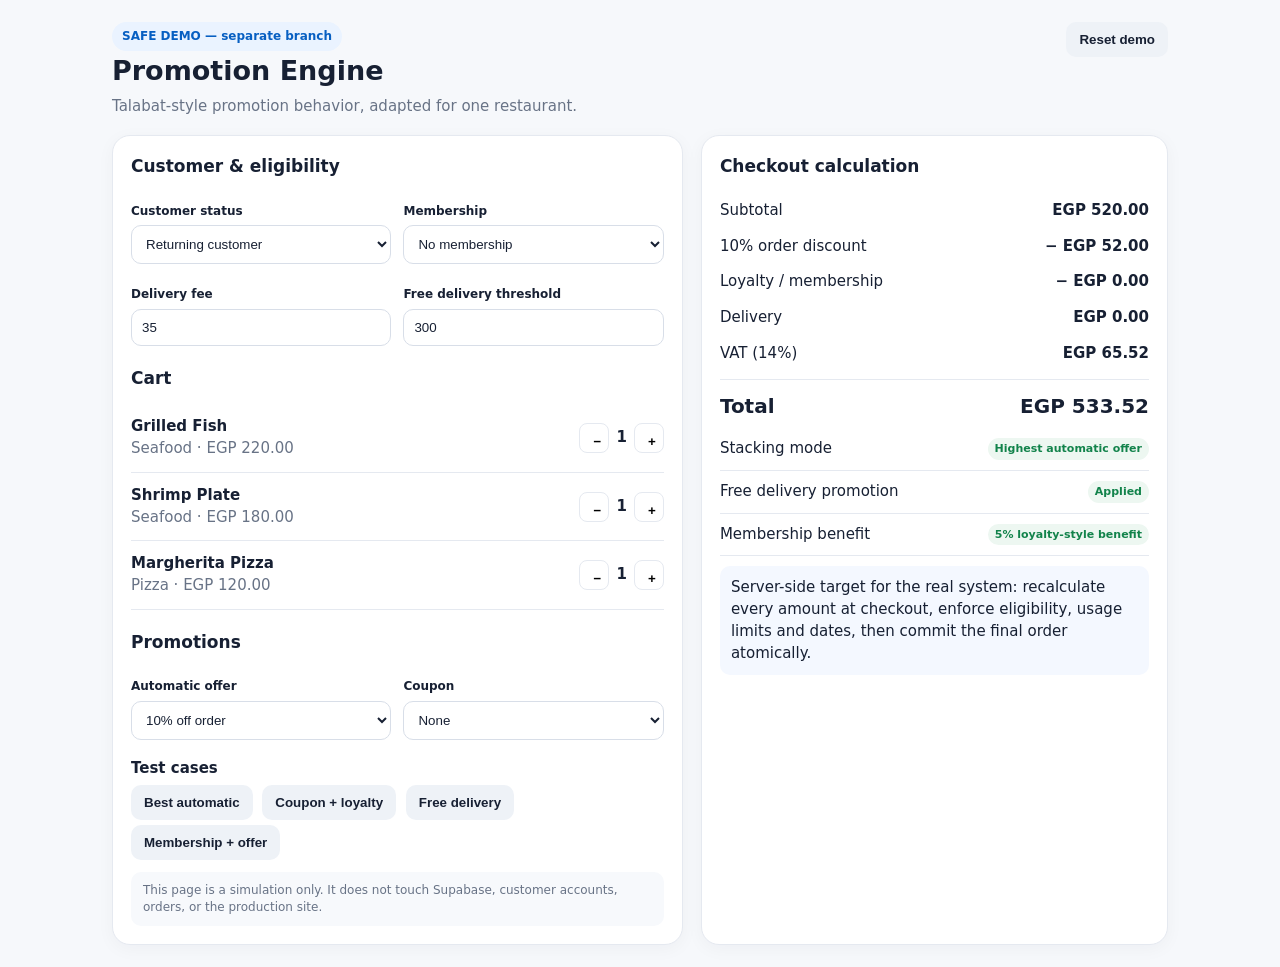
<file: discount-demo.html>
<!doctype html>
<html lang="en">
<head>
<meta charset="utf-8">
<meta name="viewport" content="width=device-width,initial-scale=1">
<title>Promotion Engine Demo — Aquarium</title>
<style>
:root{--bg:#f6f8fb;--card:#fff;--ink:#172033;--muted:#687386;--line:#e5e9f0;--accent:#0b7cff;--good:#12834b;--warn:#a15c00}
*{box-sizing:border-box}body{margin:0;background:var(--bg);color:var(--ink);font:15px/1.45 Inter,system-ui,sans-serif}
.wrap{max-width:1100px;margin:auto;padding:22px}.hero{display:flex;justify-content:space-between;gap:16px;align-items:flex-start;margin-bottom:18px}
h1{margin:0 0 5px;font-size:27px}.muted{color:var(--muted)}.pill{display:inline-flex;padding:6px 10px;border-radius:999px;background:#eaf3ff;color:#075fc2;font-weight:700;font-size:12px}
.grid{display:grid;grid-template-columns:1.1fr .9fr;gap:18px}.card{background:var(--card);border:1px solid var(--line);border-radius:18px;padding:18px;box-shadow:0 4px 18px #1720330a}
h2{font-size:17px;margin:0 0 14px}.row{display:flex;justify-content:space-between;gap:10px;align-items:center;padding:10px 0;border-bottom:1px solid var(--line)}.row:last-child{border-bottom:0}
input,select{width:100%;border:1px solid #d8dee8;border-radius:10px;padding:10px;background:#fff;color:var(--ink)}label{display:block;font-size:12px;font-weight:700;margin:10px 0 5px}
.controls{display:grid;grid-template-columns:1fr 1fr;gap:12px}.wide{grid-column:1/-1}
.item{display:grid;grid-template-columns:1fr auto;gap:10px;align-items:center;padding:12px 0;border-bottom:1px solid var(--line)}.qty{display:flex;align-items:center;gap:7px}.qty button{border:1px solid var(--line);background:#fff;border-radius:8px;width:30px;height:30px}
button{cursor:pointer;border:0;border-radius:10px;padding:10px 13px;font-weight:700}.primary{background:var(--accent);color:#fff}.ghost{background:#eef2f7;color:var(--ink)}.success{background:#e8f7ef;color:var(--good)}
.summary .line{display:flex;justify-content:space-between;padding:7px 0}.summary .total{font-size:20px;font-weight:800;border-top:1px solid var(--line);margin-top:7px;padding-top:12px}
.badge{font-size:11px;padding:3px 7px;border-radius:999px;background:#edf7f1;color:var(--good);font-weight:800}.off{background:#f3f4f6;color:#697386}
.note{margin-top:12px;padding:10px 12px;border-radius:10px;background:#f7f9fc;color:var(--muted);font-size:12px}
.scenario{margin-top:18px}.scenario button{margin:5px 5px 0 0}.result{margin-top:10px;padding:11px;border-radius:10px;background:#f4f8ff}
@media(max-width:800px){.grid{grid-template-columns:1fr}.controls{grid-template-columns:1fr}.hero{display:block}}
</style>
</head>
<body>
<div class="wrap">
  <div class="hero">
    <div><span class="pill">SAFE DEMO — separate branch</span><h1>Promotion Engine</h1><div class="muted">Talabat-style promotion behavior, adapted for one restaurant.</div></div>
    <button class="ghost" onclick="resetDemo()">Reset demo</button>
  </div>
  <div class="grid">
    <section class="card">
      <h2>Customer & eligibility</h2>
      <div class="controls">
        <div><label>Customer status</label><select id="customer" onchange="render()"><option value="new">New customer</option><option value="returning" selected>Returning customer</option></select></div>
        <div><label>Membership</label><select id="pro" onchange="render()"><option value="none" selected>No membership</option><option value="pro">Restaurant Pro</option></select></div>
        <div><label>Delivery fee</label><input id="fee" type="number" value="35" min="0" step="1" oninput="render()"></div>
        <div><label>Free delivery threshold</label><input id="freeAbove" type="number" value="300" min="0" step="1" oninput="render()"></div>
      </div>

      <h2 style="margin-top:20px">Cart</h2>
      <div id="cart"></div>

      <h2 style="margin-top:20px">Promotions</h2>
      <div class="controls">
        <div><label>Automatic offer</label><select id="auto" onchange="render()">
          <option value="none">None</option><option value="global10" selected>10% off order</option>
          <option value="cat20">20% off Seafood category</option><option value="item50">50 EGP off Shrimp</option>
        </select></div>
        <div><label>Coupon</label><select id="coupon" onchange="render()">
          <option value="none" selected>None</option><option value="SAVE15">SAVE15 — 15% off, min 250</option>
          <option value="NEW100">NEW100 — 100 EGP off, first order</option>
        </select></div>
      </div>
      <div class="scenario">
        <b>Test cases</b><br>
        <button class="ghost" onclick="caseBestAuto()">Best automatic</button>
        <button class="ghost" onclick="caseCoupon()">Coupon + loyalty</button>
        <button class="ghost" onclick="caseFreeDelivery()">Free delivery</button>
        <button class="ghost" onclick="caseMembership()">Membership + offer</button>
      </div>
      <div class="note">This page is a simulation only. It does not touch Supabase, customer accounts, orders, or the production site.</div>
    </section>

    <aside class="card summary">
      <h2>Checkout calculation</h2>
      <div id="summary"></div>
      <div class="row"><span>Stacking mode</span><span id="stack" class="badge"></span></div>
      <div class="row"><span>Free delivery promotion</span><span id="fd" class="badge"></span></div>
      <div class="row"><span>Membership benefit</span><span id="member" class="badge"></span></div>
      <div class="result" id="explain"></div>
    </aside>
  </div>
</div>
<script>
const products=[
 {id:'fish',name:'Grilled Fish',cat:'Seafood',price:220,qty:1},
 {id:'shrimp',name:'Shrimp Plate',cat:'Seafood',price:180,qty:1},
 {id:'pizza',name:'Margherita Pizza',cat:'Pizza',price:120,qty:1}
];
function money(n){return new Intl.NumberFormat('en-EG',{style:'currency',currency:'EGP',maximumFractionDigits:2}).format(n)}
function subtotal(){return products.reduce((s,p)=>s+p.price*p.qty,0)}
function calc(){
 const sub=subtotal(), auto=document.getElementById('auto').value, coupon=document.getElementById('coupon').value;
 const customer=document.getElementById('customer').value, pro=document.getElementById('pro').value;
 let candidates=[];
 if(auto==='global10') candidates.push({label:'10% order discount',amount:sub*.10});
 if(auto==='cat20') candidates.push({label:'20% Seafood discount',amount:products.filter(p=>p.cat==='Seafood').reduce((s,p)=>s+p.price*p.qty,0)*.20});
 if(auto==='item50') candidates.push({label:'50 EGP Shrimp offer',amount:Math.min(50,products.find(p=>p.id==='shrimp').price)});
 let selected=candidates.sort((a,b)=>b.amount-a.amount)[0]||{label:'No automatic offer',amount:0};
 let couponData=null;
 if(coupon==='SAVE15' && sub>=250) couponData={label:'SAVE15',amount:sub*.15};
 if(coupon==='NEW100' && customer==='new') couponData={label:'NEW100',amount:Math.min(100,sub)};
 // In this demo explicit coupon replaces automatic order discount, matching our current engine's non-stacking behavior.
 let discount=couponData||selected;
 let loyalty=pro==='pro'?Math.min(30,Math.max(sub-discount.amount,0)*.05):0;
 const threshold=+document.getElementById('freeAbove').value||0;
 let fee=+document.getElementById('fee').value||0;
 const freeDelivery=pro==='pro' || (threshold>0 && sub>=threshold);
 if(freeDelivery) fee=0;
 const net=Math.max(sub-discount.amount-loyalty,0);
 const vat=Math.round(net*.14*100)/100;
 const total=Math.round((net+fee+vat)*100)/100;
 return {sub,discount,loyalty,fee,vat,total,freeDelivery,pro,couponData,selected};
}
function render(){
 document.getElementById('cart').innerHTML=products.map(p=>'<div class="item"><div><b>'+p.name+'</b><div class="muted">'+p.cat+' · '+money(p.price)+'</div></div><div class="qty"><button onclick="change(\''+p.id+'\',-1)">−</button><b>'+p.qty+'</b><button onclick="change(\''+p.id+'\',1)">+</button></div></div>').join('');
 const c=calc(), s=document.getElementById('summary');
 s.innerHTML='<div class="line"><span>Subtotal</span><b>'+money(c.sub)+'</b></div>'+
 '<div class="line"><span>'+c.discount.label+'</span><b>− '+money(c.discount.amount)+'</b></div>'+
 '<div class="line"><span>Loyalty / membership</span><b>− '+money(c.loyalty)+'</b></div>'+
 '<div class="line"><span>Delivery</span><b>'+money(c.fee)+'</b></div>'+
 '<div class="line"><span>VAT (14%)</span><b>'+money(c.vat)+'</b></div>'+
 '<div class="line total"><span>Total</span><b>'+money(c.total)+'</b></div>';
 document.getElementById('stack').textContent=c.couponData?'Coupon replaces auto offer':'Highest automatic offer';
 document.getElementById('fd').textContent=c.freeDelivery?'Applied':'Not applied';
 document.getElementById('fd').className='badge '+(c.freeDelivery?'':'off');
 document.getElementById('member').textContent=c.pro?'5% loyalty-style benefit':'None';
 document.getElementById('member').className='badge '+(c.pro?'':'off');
 document.getElementById('explain').textContent=
 'Server-side target for the real system: recalculate every amount at checkout, enforce eligibility, usage limits and dates, then commit the final order atomically.';
}
function change(id,d){const p=products.find(x=>x.id===id);p.qty=Math.max(1,Math.min(5,p.qty+d));render()}
function setv(id,v){document.getElementById(id).value=v}
function caseBestAuto(){setv('auto','cat20');setv('coupon','none');setv('customer','returning');setv('pro','none');render()}
function caseCoupon(){setv('auto','global10');setv('coupon','SAVE15');setv('customer','returning');setv('pro','none');render()}
function caseFreeDelivery(){setv('auto','global10');setv('coupon','none');setv('customer','returning');setv('pro','none');setv('freeAbove','300');products[0].qty=2;render()}
function caseMembership(){setv('auto','cat20');setv('coupon','none');setv('customer','returning');setv('pro','pro');render()}
function resetDemo(){products.forEach(p=>p.qty=1);setv('auto','global10');setv('coupon','none');setv('customer','returning');setv('pro','none');setv('fee',35);setv('freeAbove',300);render()}
render();
</script>
</body>
</html>
</file>
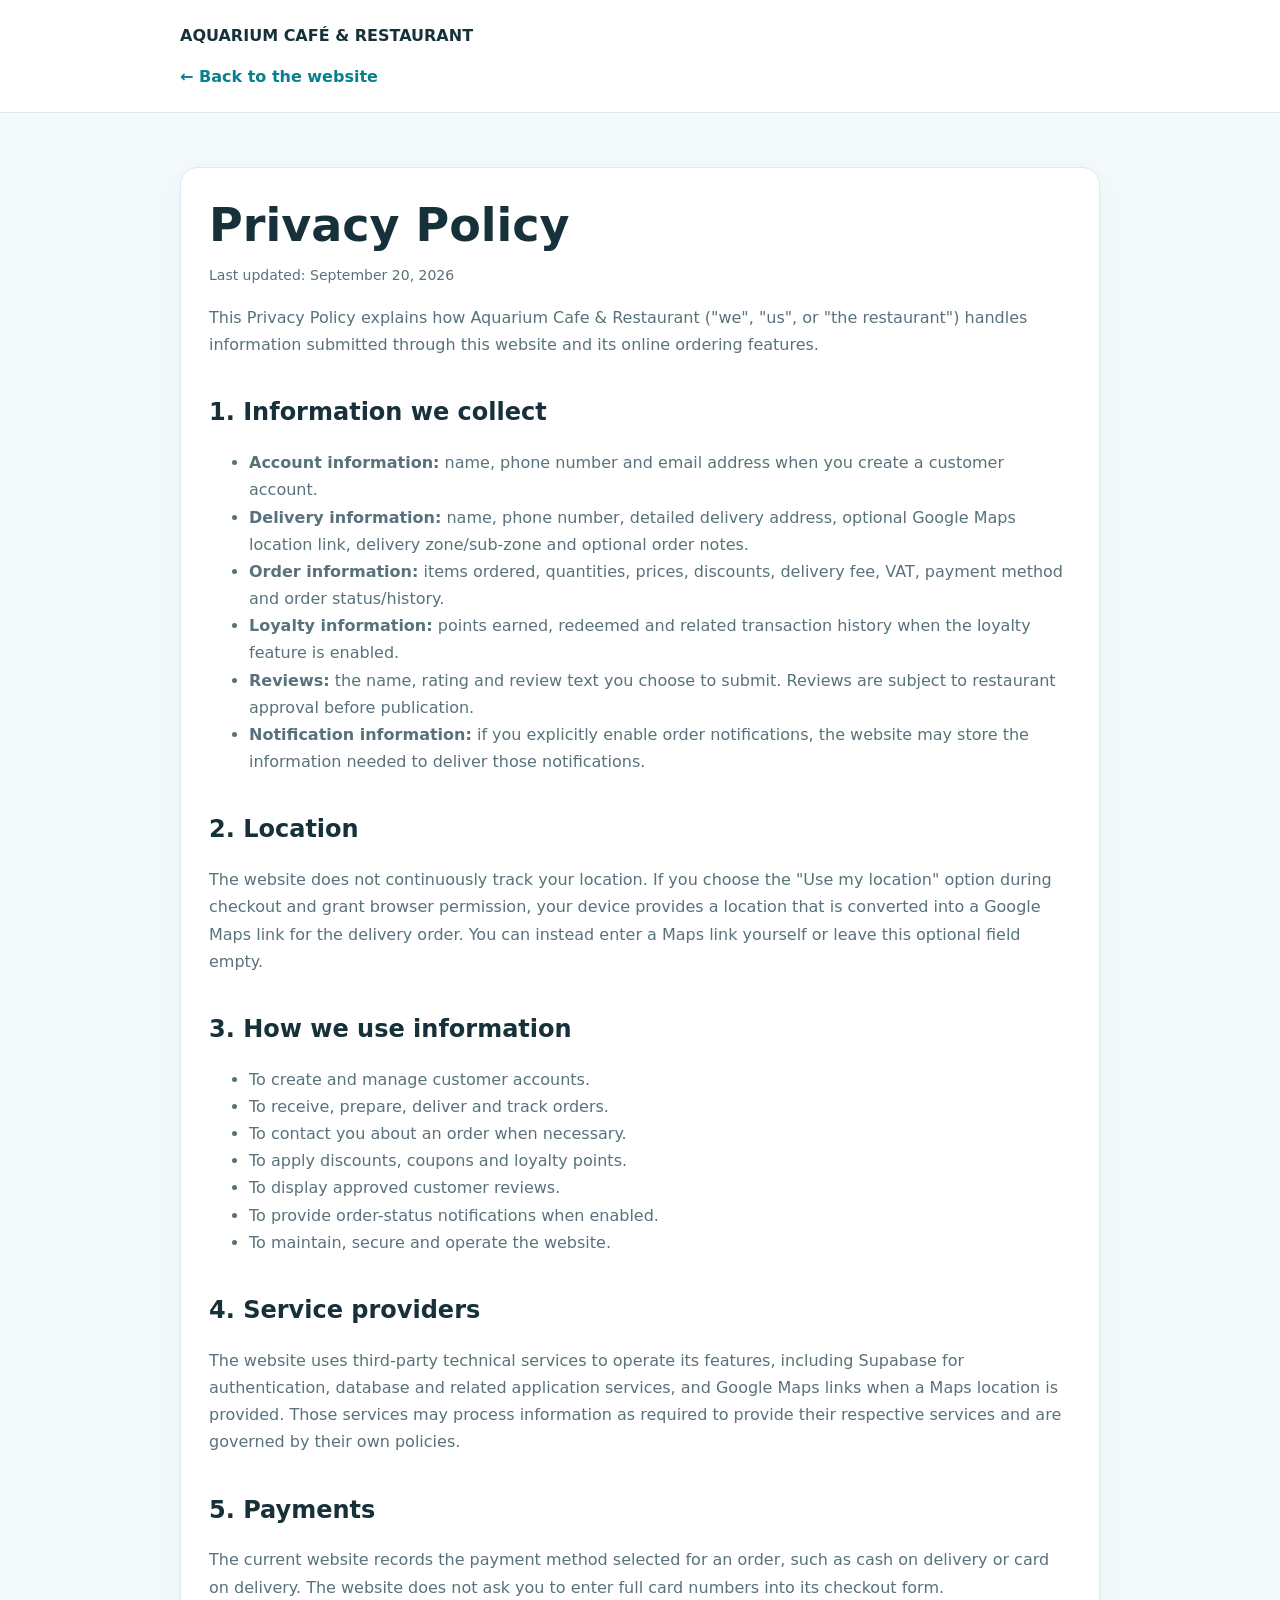
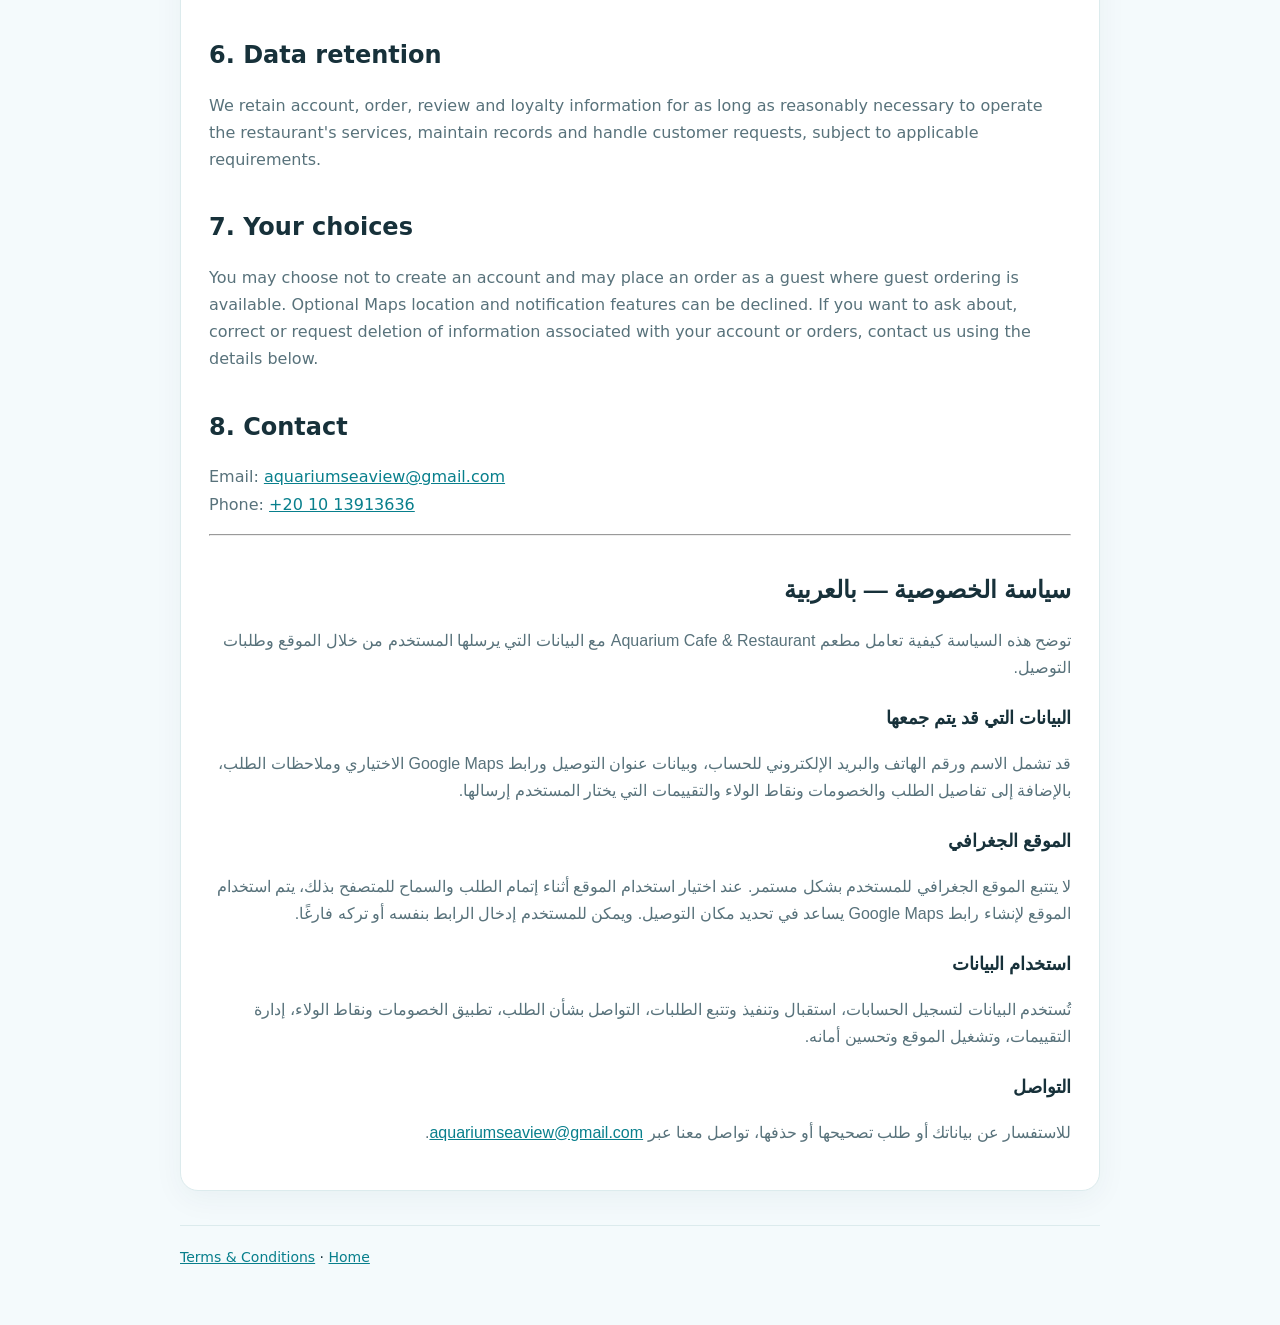
<file: customer/privacy-policy.html>
<!DOCTYPE html>
<html lang="en" dir="ltr">
<head>
  <meta charset="UTF-8">
  <meta name="viewport" content="width=device-width, initial-scale=1.0">
  <meta name="robots" content="index,follow">
  <link rel="canonical" href="https://aquarium-cafe-and-restaurant.vercel.app/privacy-policy.html">
  <title>Privacy Policy — Aquarium Cafe &amp; Restaurant</title>
  <meta name="description" content="Privacy Policy for Aquarium Cafe & Restaurant, covering customer accounts, delivery orders, reviews, loyalty, notifications and location features.">
  <style>
    :root{--bg:#f4fafc;--card:#fff;--text:#17313a;--muted:#58727b;--accent:#087f8c;--border:#dcebed}
    *{box-sizing:border-box}body{margin:0;background:var(--bg);color:var(--text);font-family:Inter,system-ui,-apple-system,Segoe UI,sans-serif;line-height:1.7}
    .wrap{width:min(920px,calc(100% - 32px));margin:0 auto;padding:32px 0 56px}
    header{background:#fff;border-bottom:1px solid var(--border);padding:22px 0}
    header .wrap{padding:0;width:min(920px,calc(100% - 32px))}
    a{color:var(--accent)}h1{margin:.2rem 0 .4rem;font-size:clamp(30px,6vw,46px);line-height:1.1}
    h2{margin:34px 0 10px;font-size:24px}h3{margin:22px 0 8px;font-size:18px}
    p,li{color:var(--muted)}.card{background:var(--card);border:1px solid var(--border);border-radius:18px;padding:28px;margin-top:22px;box-shadow:0 8px 30px rgba(20,60,70,.05)}
    .meta{font-size:14px;color:var(--muted)}.ar{direction:rtl;text-align:right;font-family:Tahoma,Arial,sans-serif}
    .back{display:inline-block;margin-top:14px;text-decoration:none;font-weight:700}
    footer{border-top:1px solid var(--border);margin-top:34px;padding-top:20px;font-size:14px}
  </style>
</head>
<body>
<header><div class="wrap"><strong>AQUARIUM CAFÉ &amp; RESTAURANT</strong><br><a class="back" href="./index.html">← Back to the website</a></div></header>
<main class="wrap">
  <div class="card">
    <h1>Privacy Policy</h1>
    <p class="meta">Last updated: September 20, 2026</p>
    <p>This Privacy Policy explains how Aquarium Cafe &amp; Restaurant ("we", "us", or "the restaurant") handles information submitted through this website and its online ordering features.</p>

    <h2>1. Information we collect</h2>
    <ul>
      <li><strong>Account information:</strong> name, phone number and email address when you create a customer account.</li>
      <li><strong>Delivery information:</strong> name, phone number, detailed delivery address, optional Google Maps location link, delivery zone/sub-zone and optional order notes.</li>
      <li><strong>Order information:</strong> items ordered, quantities, prices, discounts, delivery fee, VAT, payment method and order status/history.</li>
      <li><strong>Loyalty information:</strong> points earned, redeemed and related transaction history when the loyalty feature is enabled.</li>
      <li><strong>Reviews:</strong> the name, rating and review text you choose to submit. Reviews are subject to restaurant approval before publication.</li>
      <li><strong>Notification information:</strong> if you explicitly enable order notifications, the website may store the information needed to deliver those notifications.</li>
    </ul>

    <h2>2. Location</h2>
    <p>The website does not continuously track your location. If you choose the "Use my location" option during checkout and grant browser permission, your device provides a location that is converted into a Google Maps link for the delivery order. You can instead enter a Maps link yourself or leave this optional field empty.</p>

    <h2>3. How we use information</h2>
    <ul>
      <li>To create and manage customer accounts.</li>
      <li>To receive, prepare, deliver and track orders.</li>
      <li>To contact you about an order when necessary.</li>
      <li>To apply discounts, coupons and loyalty points.</li>
      <li>To display approved customer reviews.</li>
      <li>To provide order-status notifications when enabled.</li>
      <li>To maintain, secure and operate the website.</li>
    </ul>

    <h2>4. Service providers</h2>
    <p>The website uses third-party technical services to operate its features, including Supabase for authentication, database and related application services, and Google Maps links when a Maps location is provided. Those services may process information as required to provide their respective services and are governed by their own policies.</p>

    <h2>5. Payments</h2>
    <p>The current website records the payment method selected for an order, such as cash on delivery or card on delivery. The website does not ask you to enter full card numbers into its checkout form.</p>

    <h2>6. Data retention</h2>
    <p>We retain account, order, review and loyalty information for as long as reasonably necessary to operate the restaurant's services, maintain records and handle customer requests, subject to applicable requirements.</p>

    <h2>7. Your choices</h2>
    <p>You may choose not to create an account and may place an order as a guest where guest ordering is available. Optional Maps location and notification features can be declined. If you want to ask about, correct or request deletion of information associated with your account or orders, contact us using the details below.</p>

    <h2>8. Contact</h2>
    <p>Email: <a href="mailto:aquariumseaview@gmail.com">aquariumseaview@gmail.com</a><br>
    Phone: <a href="tel:+201013913636">+20 10 13913636</a></p>

    <hr>
    <div class="ar" lang="ar" dir="rtl">
      <h2>سياسة الخصوصية — بالعربية</h2>
      <p>توضح هذه السياسة كيفية تعامل مطعم Aquarium Cafe &amp; Restaurant مع البيانات التي يرسلها المستخدم من خلال الموقع وطلبات التوصيل.</p>
      <h3>البيانات التي قد يتم جمعها</h3>
      <p>قد تشمل الاسم ورقم الهاتف والبريد الإلكتروني للحساب، وبيانات عنوان التوصيل ورابط Google Maps الاختياري وملاحظات الطلب، بالإضافة إلى تفاصيل الطلب والخصومات ونقاط الولاء والتقييمات التي يختار المستخدم إرسالها.</p>
      <h3>الموقع الجغرافي</h3>
      <p>لا يتتبع الموقع الجغرافي للمستخدم بشكل مستمر. عند اختيار استخدام الموقع أثناء إتمام الطلب والسماح للمتصفح بذلك، يتم استخدام الموقع لإنشاء رابط Google Maps يساعد في تحديد مكان التوصيل. ويمكن للمستخدم إدخال الرابط بنفسه أو تركه فارغًا.</p>
      <h3>استخدام البيانات</h3>
      <p>تُستخدم البيانات لتسجيل الحسابات، استقبال وتنفيذ وتتبع الطلبات، التواصل بشأن الطلب، تطبيق الخصومات ونقاط الولاء، إدارة التقييمات، وتشغيل الموقع وتحسين أمانه.</p>
      <h3>التواصل</h3>
      <p>للاستفسار عن بياناتك أو طلب تصحيحها أو حذفها، تواصل معنا عبر <a href="mailto:aquariumseaview@gmail.com">aquariumseaview@gmail.com</a>.</p>
    </div>
  </div>
  <footer><a href="./terms.html">Terms &amp; Conditions</a> · <a href="./index.html">Home</a></footer>
</main>
</body>
</html>
</file>
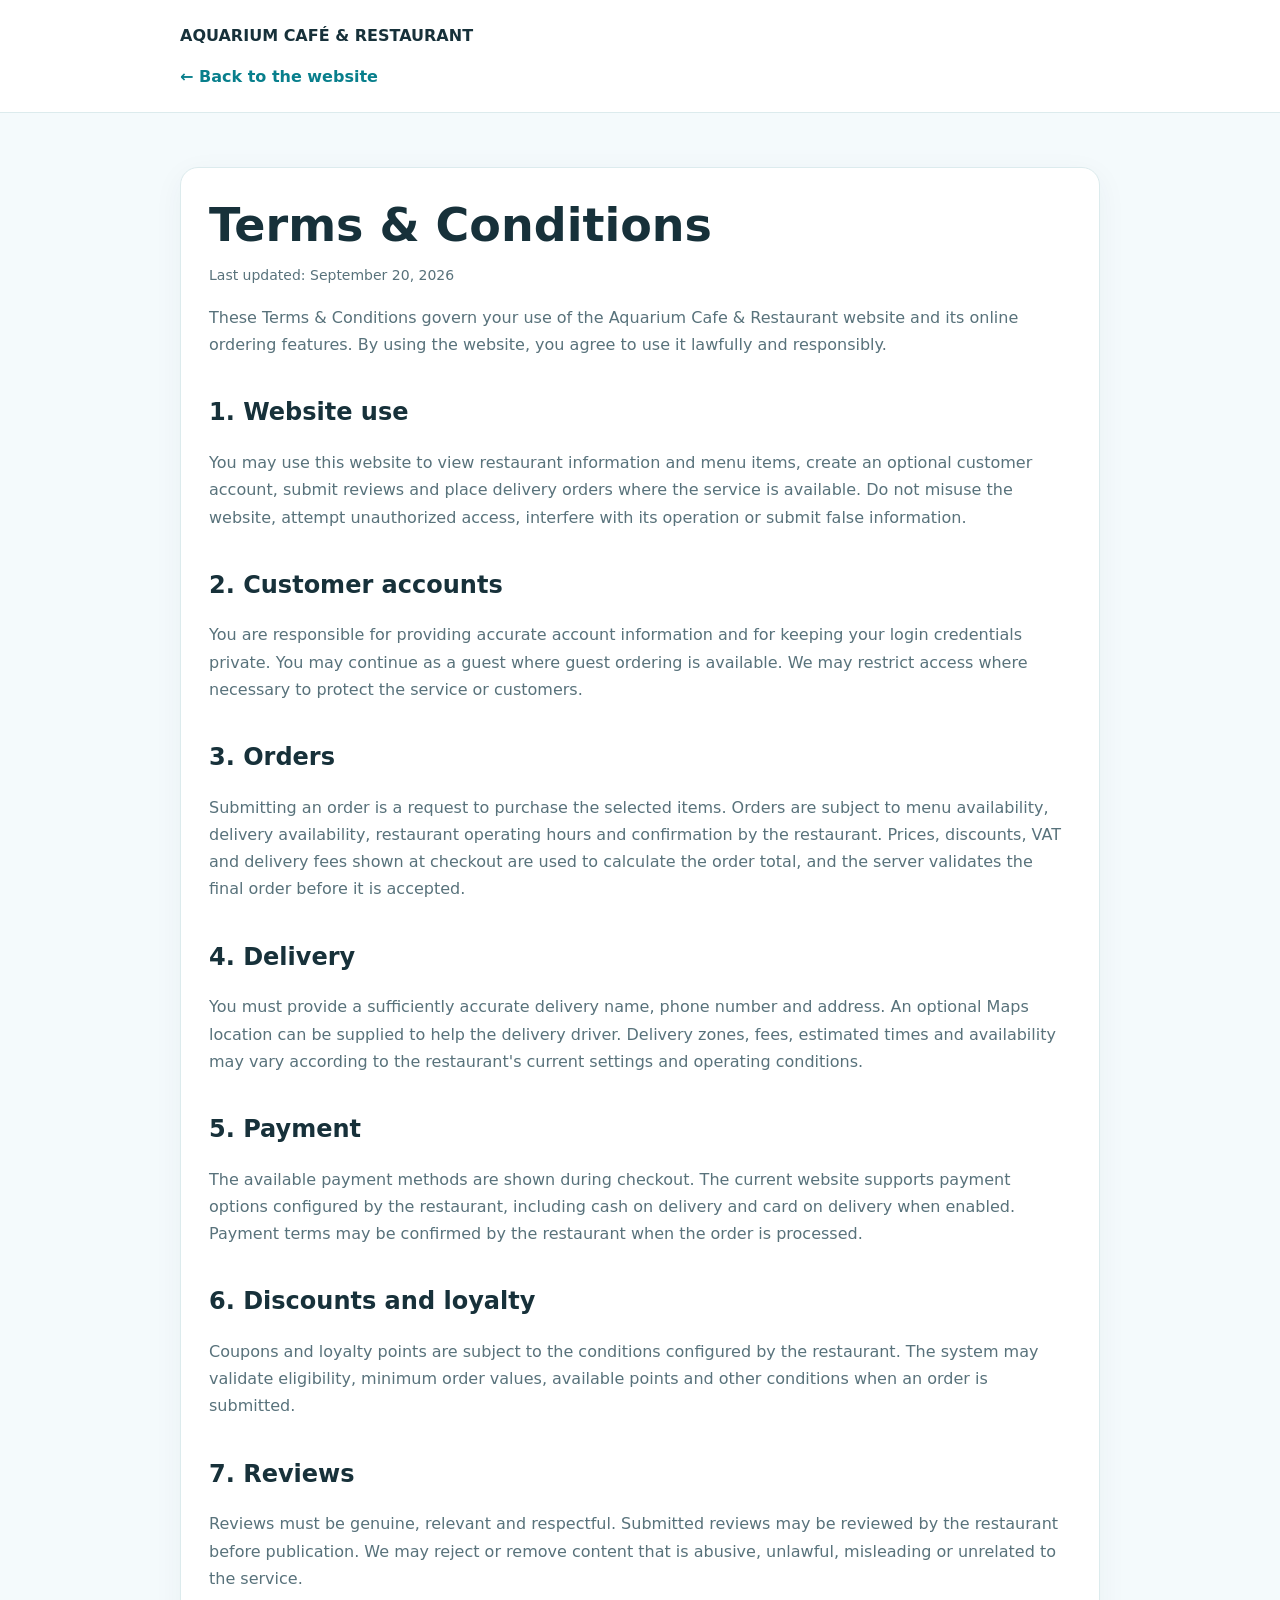
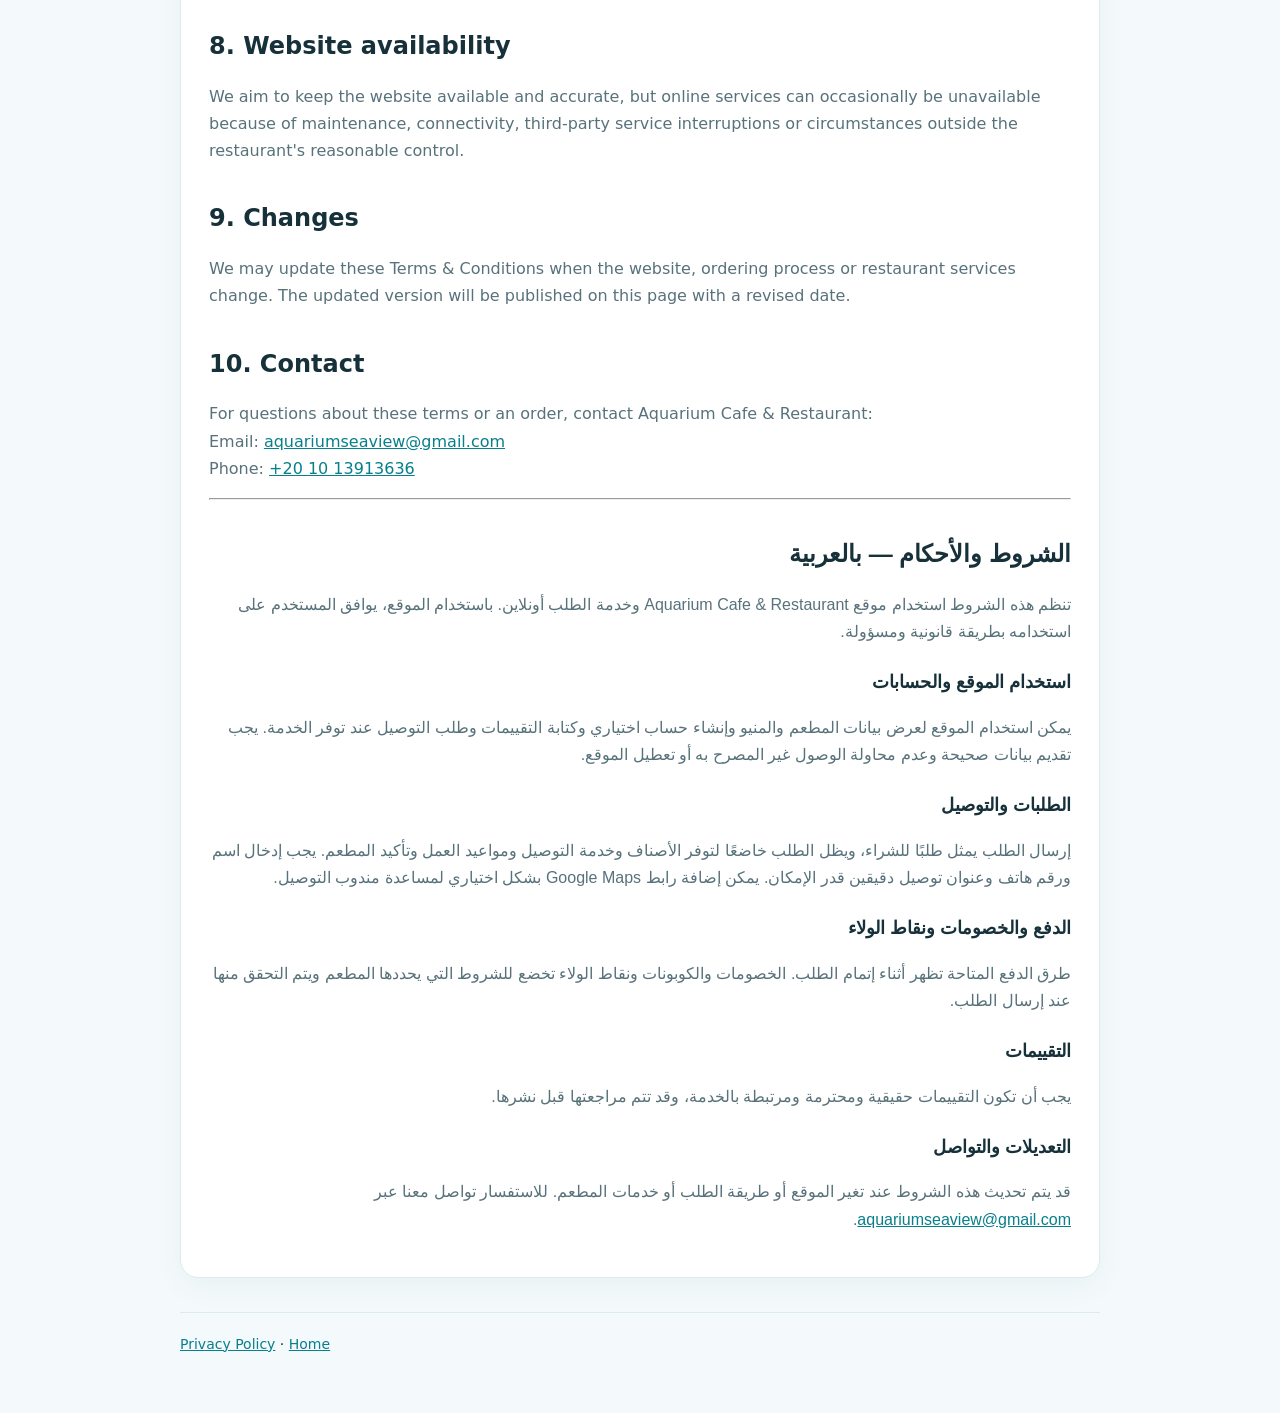
<file: customer/terms.html>
<!DOCTYPE html>
<html lang="en" dir="ltr">
<head>
  <meta charset="UTF-8">
  <meta name="viewport" content="width=device-width, initial-scale=1.0">
  <meta name="robots" content="index,follow">
  <link rel="canonical" href="https://aquarium-cafe-and-restaurant.vercel.app/terms.html">
  <title>Terms &amp; Conditions — Aquarium Cafe &amp; Restaurant</title>
  <meta name="description" content="Terms and Conditions for using the Aquarium Cafe & Restaurant website, customer accounts, online ordering and delivery features.">
  <style>
    :root{--bg:#f4fafc;--card:#fff;--text:#17313a;--muted:#58727b;--accent:#087f8c;--border:#dcebed}
    *{box-sizing:border-box}body{margin:0;background:var(--bg);color:var(--text);font-family:Inter,system-ui,-apple-system,Segoe UI,sans-serif;line-height:1.7}
    .wrap{width:min(920px,calc(100% - 32px));margin:0 auto;padding:32px 0 56px}
    header{background:#fff;border-bottom:1px solid var(--border);padding:22px 0}
    header .wrap{padding:0;width:min(920px,calc(100% - 32px))}
    a{color:var(--accent)}h1{margin:.2rem 0 .4rem;font-size:clamp(30px,6vw,46px);line-height:1.1}
    h2{margin:34px 0 10px;font-size:24px}h3{margin:22px 0 8px;font-size:18px}
    p,li{color:var(--muted)}.card{background:var(--card);border:1px solid var(--border);border-radius:18px;padding:28px;margin-top:22px;box-shadow:0 8px 30px rgba(20,60,70,.05)}
    .meta{font-size:14px;color:var(--muted)}.ar{direction:rtl;text-align:right;font-family:Tahoma,Arial,sans-serif}
    .back{display:inline-block;margin-top:14px;text-decoration:none;font-weight:700}
    footer{border-top:1px solid var(--border);margin-top:34px;padding-top:20px;font-size:14px}
  </style>
</head>
<body>
<header><div class="wrap"><strong>AQUARIUM CAFÉ &amp; RESTAURANT</strong><br><a class="back" href="./index.html">← Back to the website</a></div></header>
<main class="wrap">
  <div class="card">
    <h1>Terms &amp; Conditions</h1>
    <p class="meta">Last updated: September 20, 2026</p>
    <p>These Terms &amp; Conditions govern your use of the Aquarium Cafe &amp; Restaurant website and its online ordering features. By using the website, you agree to use it lawfully and responsibly.</p>

    <h2>1. Website use</h2>
    <p>You may use this website to view restaurant information and menu items, create an optional customer account, submit reviews and place delivery orders where the service is available. Do not misuse the website, attempt unauthorized access, interfere with its operation or submit false information.</p>

    <h2>2. Customer accounts</h2>
    <p>You are responsible for providing accurate account information and for keeping your login credentials private. You may continue as a guest where guest ordering is available. We may restrict access where necessary to protect the service or customers.</p>

    <h2>3. Orders</h2>
    <p>Submitting an order is a request to purchase the selected items. Orders are subject to menu availability, delivery availability, restaurant operating hours and confirmation by the restaurant. Prices, discounts, VAT and delivery fees shown at checkout are used to calculate the order total, and the server validates the final order before it is accepted.</p>

    <h2>4. Delivery</h2>
    <p>You must provide a sufficiently accurate delivery name, phone number and address. An optional Maps location can be supplied to help the delivery driver. Delivery zones, fees, estimated times and availability may vary according to the restaurant's current settings and operating conditions.</p>

    <h2>5. Payment</h2>
    <p>The available payment methods are shown during checkout. The current website supports payment options configured by the restaurant, including cash on delivery and card on delivery when enabled. Payment terms may be confirmed by the restaurant when the order is processed.</p>

    <h2>6. Discounts and loyalty</h2>
    <p>Coupons and loyalty points are subject to the conditions configured by the restaurant. The system may validate eligibility, minimum order values, available points and other conditions when an order is submitted.</p>

    <h2>7. Reviews</h2>
    <p>Reviews must be genuine, relevant and respectful. Submitted reviews may be reviewed by the restaurant before publication. We may reject or remove content that is abusive, unlawful, misleading or unrelated to the service.</p>

    <h2>8. Website availability</h2>
    <p>We aim to keep the website available and accurate, but online services can occasionally be unavailable because of maintenance, connectivity, third-party service interruptions or circumstances outside the restaurant's reasonable control.</p>

    <h2>9. Changes</h2>
    <p>We may update these Terms &amp; Conditions when the website, ordering process or restaurant services change. The updated version will be published on this page with a revised date.</p>

    <h2>10. Contact</h2>
    <p>For questions about these terms or an order, contact Aquarium Cafe &amp; Restaurant:<br>
    Email: <a href="mailto:aquariumseaview@gmail.com">aquariumseaview@gmail.com</a><br>
    Phone: <a href="tel:+201013913636">+20 10 13913636</a></p>

    <hr>
    <div class="ar" lang="ar" dir="rtl">
      <h2>الشروط والأحكام — بالعربية</h2>
      <p>تنظم هذه الشروط استخدام موقع Aquarium Cafe &amp; Restaurant وخدمة الطلب أونلاين. باستخدام الموقع، يوافق المستخدم على استخدامه بطريقة قانونية ومسؤولة.</p>
      <h3>استخدام الموقع والحسابات</h3>
      <p>يمكن استخدام الموقع لعرض بيانات المطعم والمنيو وإنشاء حساب اختياري وكتابة التقييمات وطلب التوصيل عند توفر الخدمة. يجب تقديم بيانات صحيحة وعدم محاولة الوصول غير المصرح به أو تعطيل الموقع.</p>
      <h3>الطلبات والتوصيل</h3>
      <p>إرسال الطلب يمثل طلبًا للشراء، ويظل الطلب خاضعًا لتوفر الأصناف وخدمة التوصيل ومواعيد العمل وتأكيد المطعم. يجب إدخال اسم ورقم هاتف وعنوان توصيل دقيقين قدر الإمكان. يمكن إضافة رابط Google Maps بشكل اختياري لمساعدة مندوب التوصيل.</p>
      <h3>الدفع والخصومات ونقاط الولاء</h3>
      <p>طرق الدفع المتاحة تظهر أثناء إتمام الطلب. الخصومات والكوبونات ونقاط الولاء تخضع للشروط التي يحددها المطعم ويتم التحقق منها عند إرسال الطلب.</p>
      <h3>التقييمات</h3>
      <p>يجب أن تكون التقييمات حقيقية ومحترمة ومرتبطة بالخدمة، وقد تتم مراجعتها قبل نشرها.</p>
      <h3>التعديلات والتواصل</h3>
      <p>قد يتم تحديث هذه الشروط عند تغير الموقع أو طريقة الطلب أو خدمات المطعم. للاستفسار تواصل معنا عبر <a href="mailto:aquariumseaview@gmail.com">aquariumseaview@gmail.com</a>.</p>
    </div>
  </div>
  <footer><a href="./privacy-policy.html">Privacy Policy</a> · <a href="./index.html">Home</a></footer>
</main>
</body>
</html>
</file>
